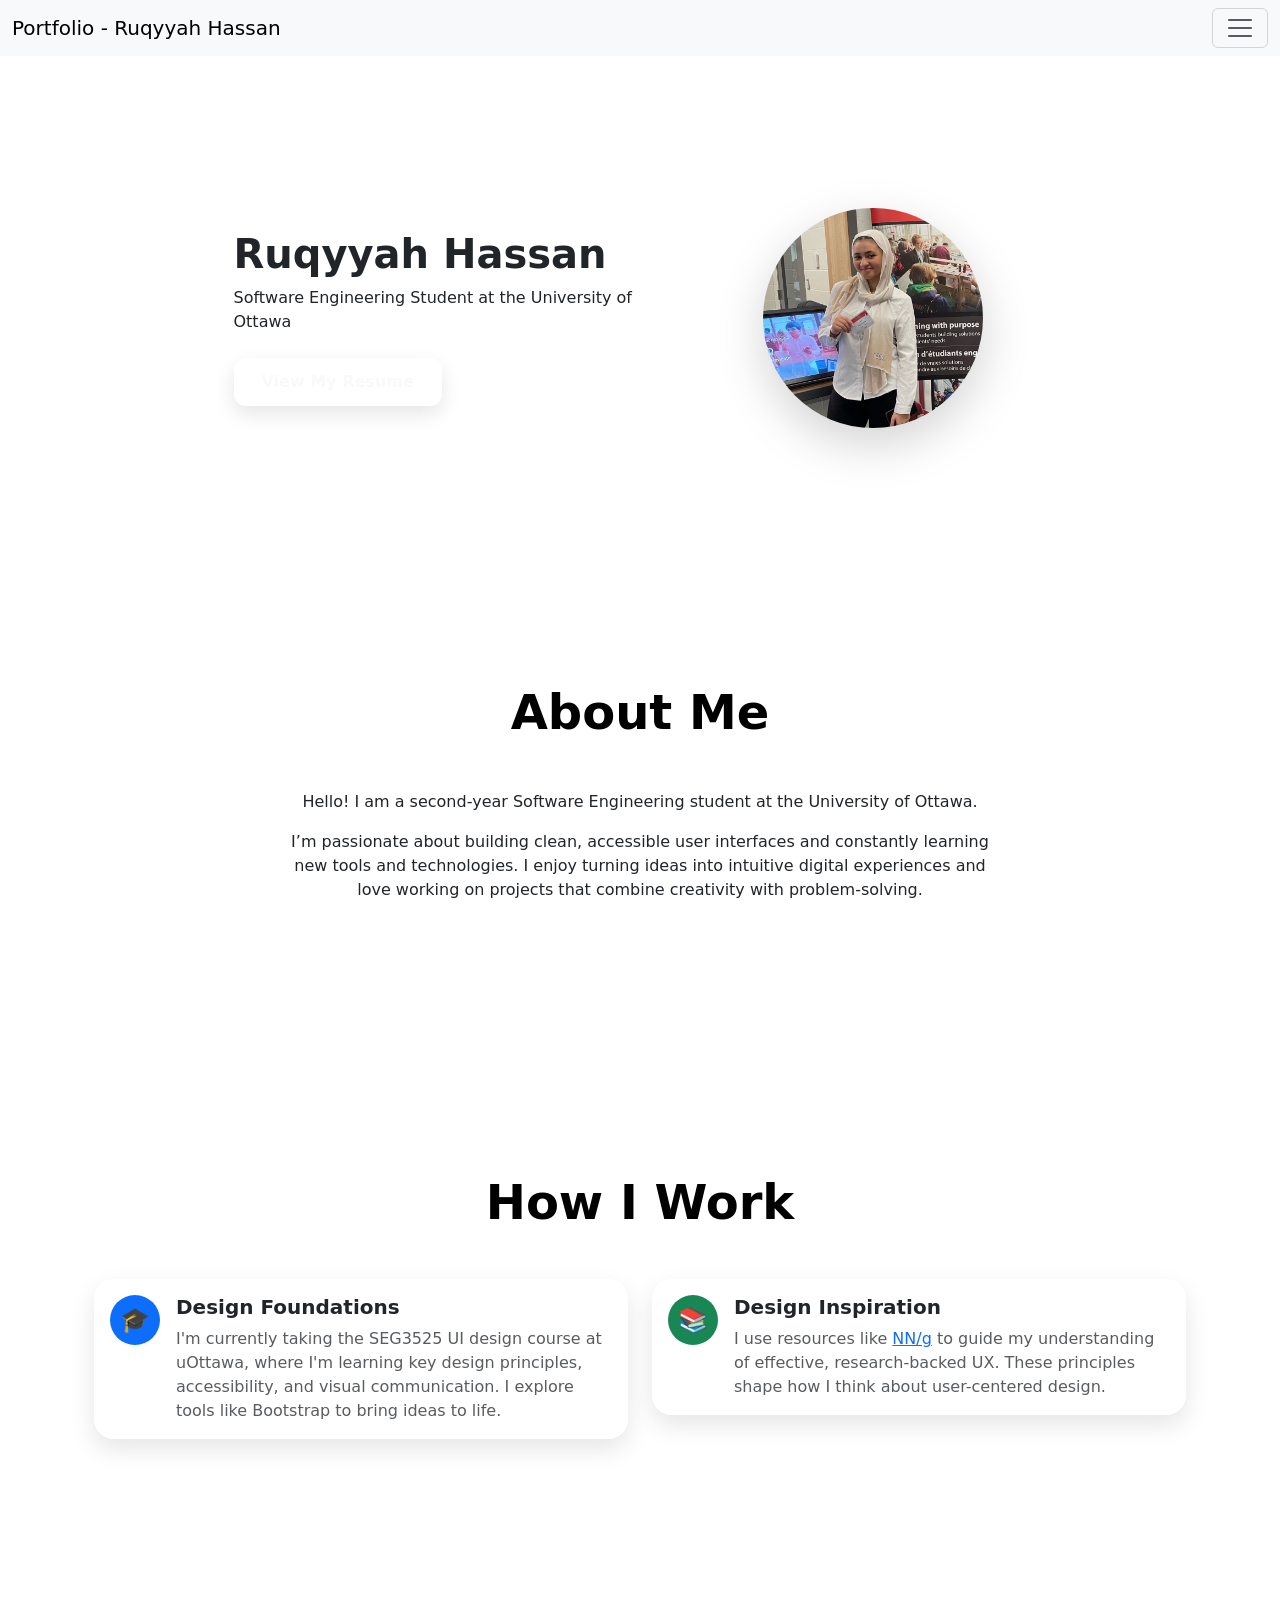
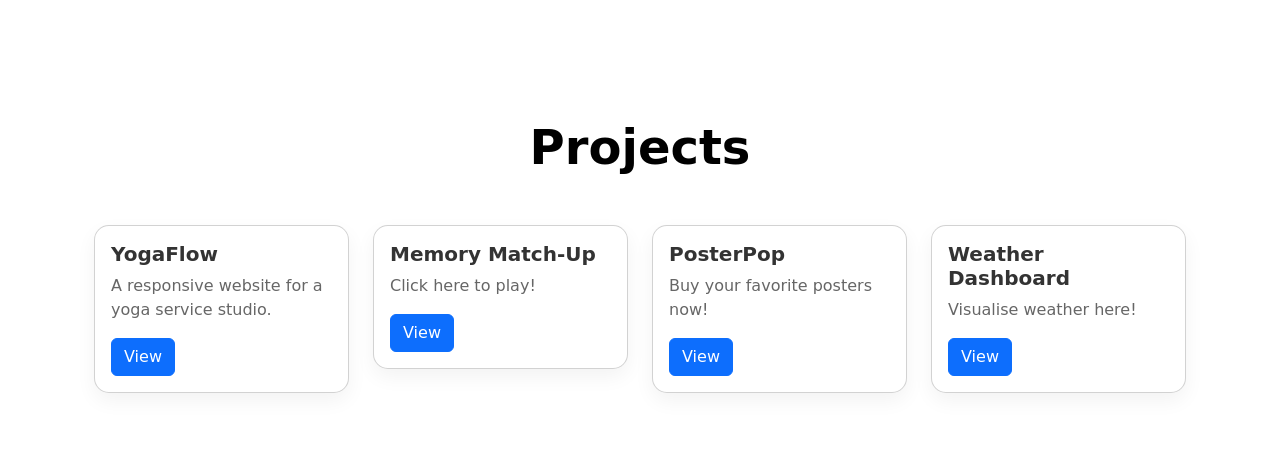
<file: index.html>
<!DOCTYPE html>
<html lang="fr">
<head>
  <meta charset="UTF-8">
  <meta name="viewport" content="width=device-width, initial-scale=1">
  <title>Portfolio - Ruqyyah Hassan</title>
  <link href="https://cdn.jsdelivr.net/npm/bootstrap@5.3.0/dist/css/bootstrap.min.css" rel="stylesheet">
  <link href="style.css" rel="stylesheet">
</head>
<body>

  <nav class="navbar bg-body-tertiary fixed-top">
    <div class="container-fluid">
      <span class="navbar-brand">Portfolio - Ruqyyah Hassan</span>
      <button class="navbar-toggler" type="button" data-bs-toggle="offcanvas" data-bs-target="#offcanvasNavbar"
        aria-controls="offcanvasNavbar" aria-label="Toggle navigation">
        <span class="navbar-toggler-icon"></span>
      </button>
      <div class="offcanvas offcanvas-end" tabindex="-1" id="offcanvasNavbar" aria-labelledby="offcanvasNavbarLabel">
        <div class="offcanvas-header">
          <h5 class="offcanvas-title" id="offcanvasNavbarLabel">Menu</h5>
          <button type="button" class="btn-close" data-bs-dismiss="offcanvas" aria-label="Close"></button>
        </div>
        <div class="offcanvas-body">
          <ul class="navbar-nav justify-content-end flex-grow-1 pe-3">
            <li class="nav-item">
              <a class="nav-link" href="#about">About Me</a>
            </li>
            <li class="nav-item">
              <a class="nav-link" href="#experience">Experience</a>
            </li>
            <li class="nav-item">
              <a class="nav-link" href="#casestudies">Case Studies</a>
            </li>
          </ul>
        </div>
      </div>
    </div>
  </nav>

  <div class="container">
    <section class="container py-5 section-spacing" id="intro">
      <div class="row align-items-center text-center text-md-start">
    
    
        <div class="col-md-4 order-1 order-md-2 d-flex justify-content-center mb-4 mb-md-0">
          <img src="images/photo.jpg" alt="personal photo" class="profile-pic img-fluid rounded-circle shadow-lg about-photo">
        </div>
    
        <div class="col-md-5 order-2 order-md-1">
          <h1 class="fw-bold">Ruqyyah Hassan</h1>
          <p>Software Engineering Student at the University of Ottawa</p>
          <div class="text-center text-md-start">
            <a href="images/resume.pdf" id="resume-button" class="resume-button  btn-primary mt-2" target="_blank">
              View My Resume
            </a>
          </div>
        </div>
    
      </div>
    </section>

    <!-- À propos de moi -->
    <section id="about" class="py-5 section-spacing">
      <div class="container">
      <div class="row justify-content-center">
        <div class="col-md-8 text-center">
        <h1 class="fw-bold mb-5 display-5" style="color: black;">About Me</h1>
        <p>
          Hello! I am a second-year Software Engineering student at the University of Ottawa. 
        </p>
        <p>
          I’m passionate about building clean, accessible user interfaces and constantly learning new tools and technologies. I enjoy turning ideas into intuitive digital experiences and love working on projects that combine creativity with problem-solving.
        </div>
      </div>
      </div>
    </section>

    <!-- Ma façon de travailler -->
    <section id="experience" class="py-5 section-spacing">
      <div class="container">
        <div class="row justify-content-center">
          <div class="col-md-8 text-center">
            <h1 class="fw-bold mb-5 display-5" style="color: black;">How I Work</h1>
          </div>
        </div>
        <div class="row">
          <!-- Learning -->
          <div class="col-md-6 mb-4">
            <div class="glass-card animate-fade-in p-3">
              <div class="d-flex align-items-start">
                <div class="badge bg-primary text-white me-3">🎓</div>
                <div>
                  <h5 class="fw-bold mb-2">Design Foundations</h5>
                  <p class="text-muted mb-0">
                    I'm currently taking the SEG3525 UI design course at uOttawa, where I'm learning key design principles, accessibility, and visual communication. I explore tools like Bootstrap to bring ideas to life.
                  </p>
                </div>
              </div>
            </div>
          </div>

          <!-- Resources -->
          <div class="col-md-6 mb-4">
            <div class="glass-card animate-fade-in p-3">
              <div class="d-flex align-items-start">
                <div class="badge bg-success text-white me-3">📚</div>
                <div>
                  <h5 class="fw-bold mb-2">Design Inspiration</h5>
                  <p class="text-muted mb-0">
                    I use resources like <a href="https://www.nngroup.com/" target="_blank">NN/g</a> to guide my understanding of effective, research-backed UX. These principles shape how I think about user-centered design.
                  </p>
                </div>
              </div>
            </div>
          </div>
        </div>
      </div>
    </section>
    

    <!-- Études de cas -->
    <section id="casestudies" class="py-5 section-spacing">
      <div class="container">
        <div class="row justify-content-center">
          <div class="col-md-8 text-center">
            <h1 class="fw-bold mb-5 display-5" style="color: black;">Projects</h1>
          </div>
        </div>
      <div class="row">
        <div class="col-md-3 mb-4">
          <div class="card">
            <div class="card-body">
              <h5 class="card-title">YogaFlow</h5>
              <p class="card-text">A responsive website for a yoga service studio.</p>
              <a href="design1.html" class="btn btn-primary">View</a>
            </div>
          </div>
        </div>
        <div class="col-md-3 mb-4">
          <div class="card">
            <div class="card-body">
              <h5 class="card-title">Memory Match-Up</h5>
              <p class="card-text">Click here to play!</p>
              <a href="https://ruqyyah1.github.io/jeumemoire/" class="btn btn-primary">View</a>
            </div>
          </div>
        </div>
        <div class="col-md-3 mb-4">
          <div class="card">
            <div class="card-body">
              <h5 class="card-title">PosterPop</h5>
              <p class="card-text">Buy your favorite posters now!</p>
              <a href="https://ruqyyah1.github.io/sitecommerce/" class="btn btn-primary">View</a>
            </div>
          </div>
        </div>
        <div class="col-md-3 mb-4">
          <div class="card">
            <div class="card-body">
              <h5 class="card-title">Weather Dashboard</h5>
              <p class="card-text">Visualise weather here!</p>
              <a href="https://ruqyyah1.github.io/dashboard/" class="btn btn-primary">View</a>
            </div>
          </div>
        </div>
      </div>
    </section>
  </div>

  <script src="https://cdn.jsdelivr.net/npm/bootstrap@5.3.0/dist/js/bootstrap.bundle.min.js"></script>
</body>
</html>
</file>
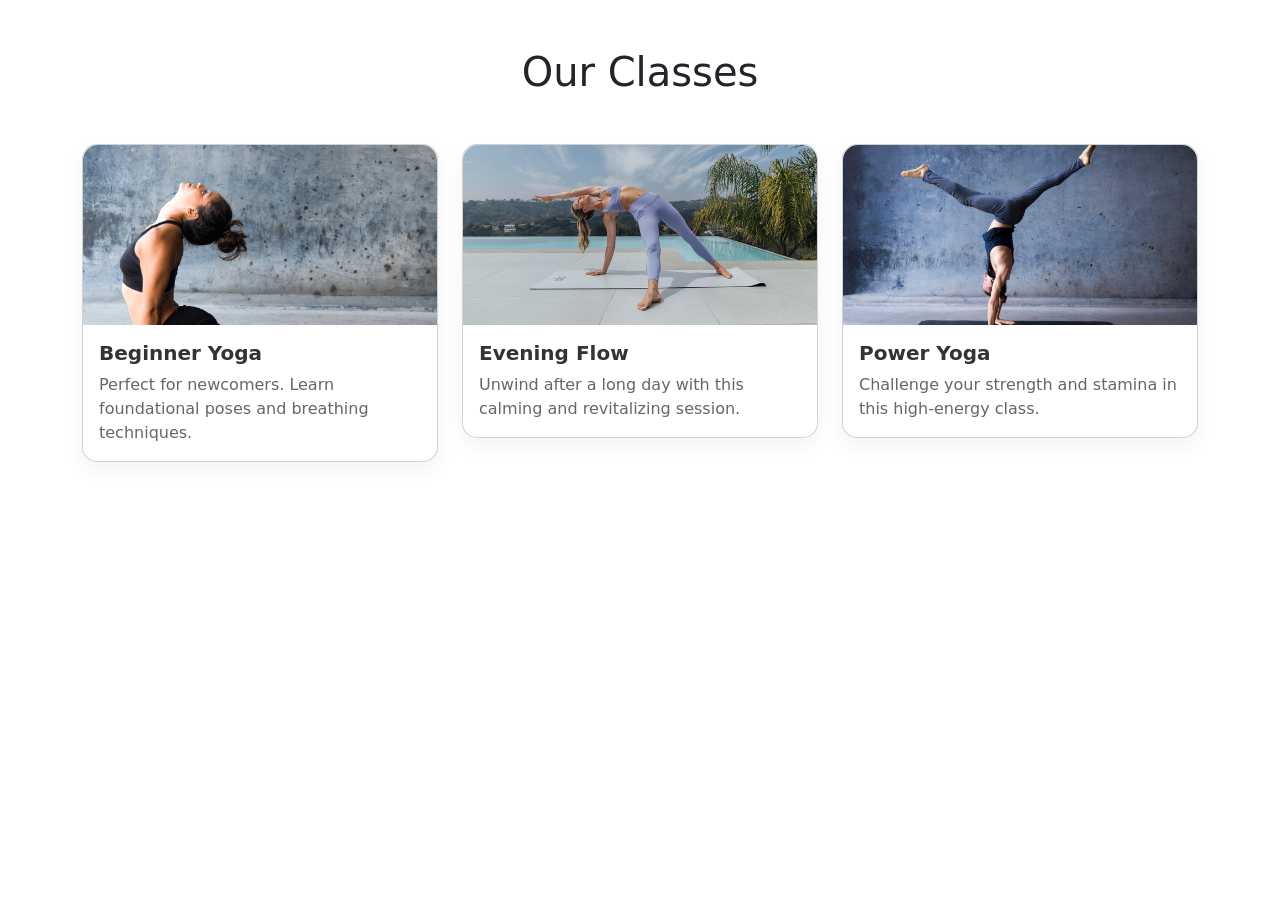
<file: classes.html>
<!DOCTYPE html>
<html lang="en">
<head>
  <meta charset="UTF-8">
  <title>Our Classes – Yoga Studio</title>
  <link href="https://cdn.jsdelivr.net/npm/bootstrap@5.3.0/dist/css/bootstrap.min.css" rel="stylesheet">
  <link href="style.css" rel="stylesheet">
</head>
<body>
  <div class="container py-5">
    <h1 class="text-center mb-5">Our Classes</h1>
    
    <div class="row g-4">
      <div class="col-md-4">
        <div class="card">
          <img src="images/class1.jpg" class="card-img-top" alt="Hatha Yoga">
          <div class="card-body">
            <h5 class="card-title">Beginner Yoga</h5>
            <p class="card-text">Perfect for newcomers. Learn foundational poses and breathing techniques.</p>
          </div>
        </div>
      </div>
      
      <div class="col-md-4">
        <div class="card">
          <img src="images/class2.jpg" class="card-img-top" alt="Vinyasa Flow">
          <div class="card-body">
            <h5 class="card-title">Evening Flow</h5>
            <p class="card-text">Unwind after a long day with this calming and revitalizing session.</p>
          </div>
        </div>
      </div>
      
      <div class="col-md-4">
        <div class="card">
          <img src="images/class3.jpg" class="card-img-top" alt="Restorative Yoga">
          <div class="card-body">
            <h5 class="card-title">Power Yoga</h5>
            <p class="card-text">Challenge your strength and stamina in this high-energy class.</p>
          </div>
        </div>
      </div>
    </div>
  </div>
</body>
</html>
</file>
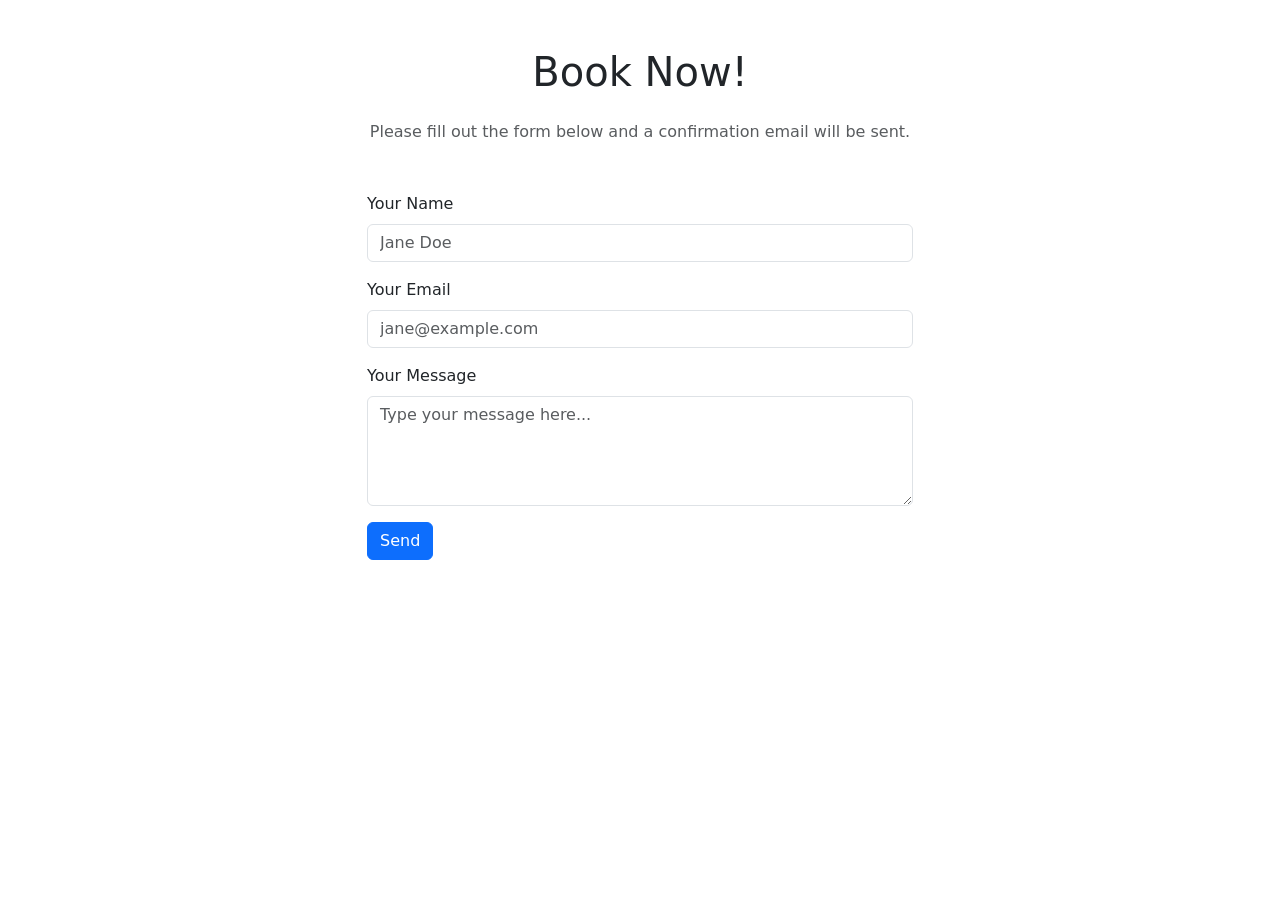
<file: contact.html>
<!DOCTYPE html>
<html lang="en">
<head>
  <meta charset="UTF-8">
  <title>Contact – Yoga Studio</title>
  <link href="https://cdn.jsdelivr.net/npm/bootstrap@5.3.0/dist/css/bootstrap.min.css" rel="stylesheet">
  <link href="style.css" rel="stylesheet">
</head>
<body>
  <div class="container py-5">
    <h1 class="text-center mb-4">Book Now!</h1>
    <p class="text-center text-muted mb-5">Please fill out the form below and a confirmation email will be sent.</p>
    
    <div class="row justify-content-center">
      <div class="col-md-6">
        <form>
          <div class="mb-3">
            <label for="name" class="form-label">Your Name</label>
            <input type="text" class="form-control" id="name" placeholder="Jane Doe">
          </div>
          <div class="mb-3">
            <label for="email" class="form-label">Your Email</label>
            <input type="email" class="form-control" id="email" placeholder="jane@example.com">
          </div>
          <div class="mb-3">
            <label for="message" class="form-label">Your Message</label>
            <textarea class="form-control" id="message" rows="4" placeholder="Type your message here..."></textarea>
          </div>
          <button type="submit" class="btn btn-primary">Send</button>
        </form>
      </div>
    </div>
  </div>
</body>
</html>
</file>
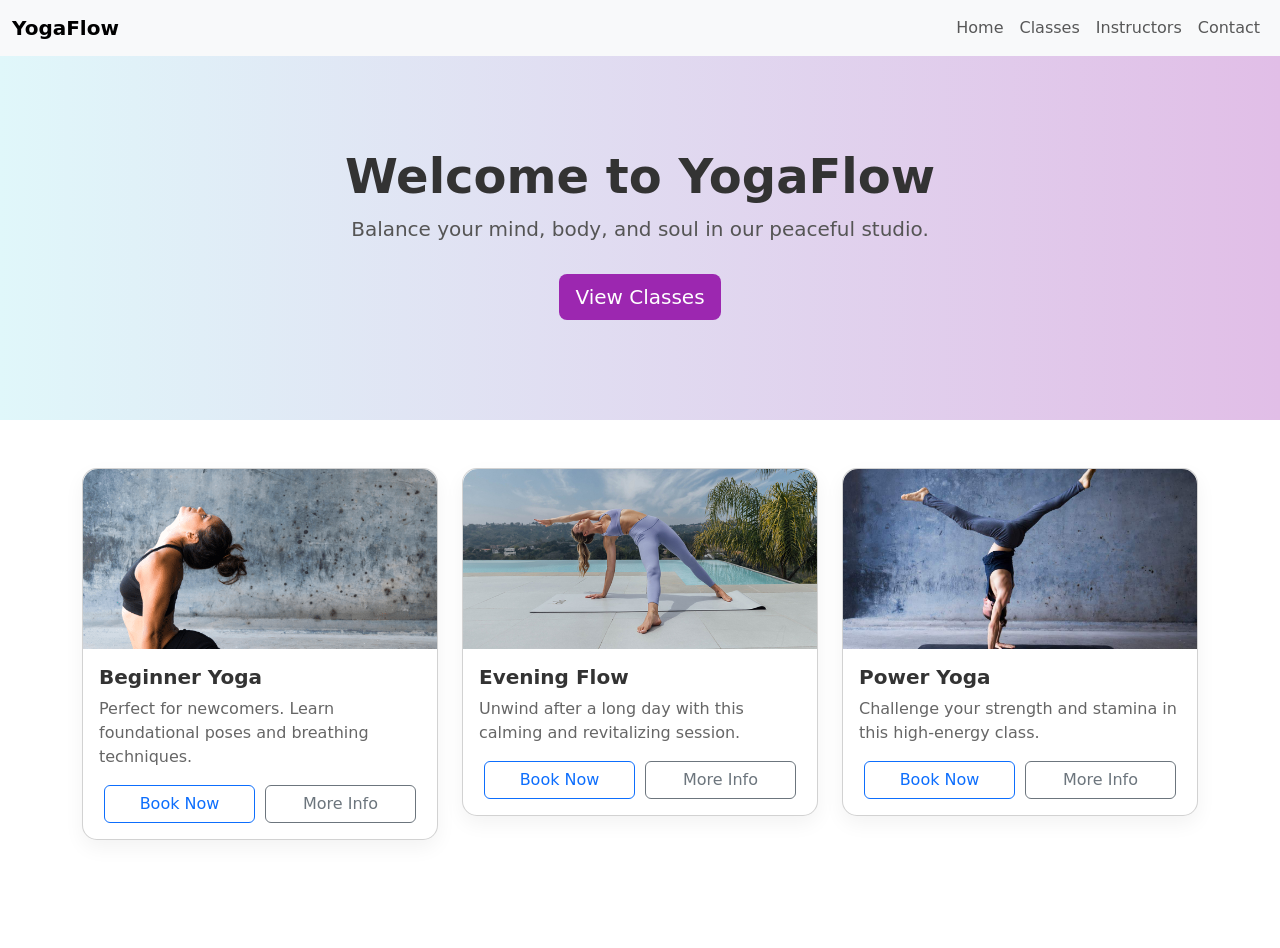
<file: design1.html>
<!DOCTYPE html>
<html lang="en">
<head>
  <meta charset="UTF-8">
  <meta name="viewport" content="width=device-width, initial-scale=1.0">
  <title>Yoga Studio</title>
  <link href="https://cdn.jsdelivr.net/npm/bootstrap@5.3.0/dist/css/bootstrap.min.css" rel="stylesheet">
  <link href="style.css" rel="stylesheet">
</head>
<body>
  <!-- Navigation Bar -->
  <nav class="navbar navbar-expand-lg navbar-light bg-light fixed-top">
    <div class="container-fluid">
      <a class="navbar-brand fw-bold" href="index.html">YogaFlow</a>
      <button class="navbar-toggler" type="button" data-bs-toggle="collapse" data-bs-target="#navbarNav">
        <span class="navbar-toggler-icon"></span>
      </button>
      <div class="collapse navbar-collapse" id="navbarNav">
        <ul class="navbar-nav ms-auto">
          <li class="nav-item">
            <a class="nav-link" href="index.html">Home</a>
          </li>
          <li class="nav-item">
            <a class="nav-link" href="classes.html">Classes</a>
          </li>
          <li class="nav-item">
            <a class="nav-link" href="instructors.html">Instructors</a>
          </li>
          <li class="nav-item">
            <a class="nav-link" href="contact.html">Contact</a>
          </li>
        </ul>
      </div>
    </div>
  </nav>

  <!-- Hero Section -->
  <section class="hero mt-5">
    <div class="container">
      <h1>Welcome to YogaFlow</h1>
      <p>Balance your mind, body, and soul in our peaceful studio.</p>
      <a href="classes.html" class="btn btn-primary btn-lg">View Classes</a>
    </div>
  </section>

  <!-- Class Cards -->
  <section class="container my-5">
    <div class="row">
      <div class="col-md-4 mb-4">
        <div class="card">
          <img src="images/class1.jpg" class="card-img-top" alt="Beginner Yoga">
          <div class="card-body">
            <h5 class="card-title">Beginner Yoga</h5>
            <p class="card-text">Perfect for newcomers. Learn foundational poses and breathing techniques.</p>
            <div class="card-buttons">
              <a href="contact.html" class="btn btn-outline-primary">Book Now</a>
              <a href="classes.html#beginner" class="btn btn-outline-secondary">More Info</a>
            </div>
          </div>
        </div>
      </div>

      <div class="col-md-4 mb-4">
        <div class="card">
          <img src="images/class2.jpg" class="card-img-top" alt="Evening Flow">
          <div class="card-body">
            <h5 class="card-title">Evening Flow</h5>
            <p class="card-text">Unwind after a long day with this calming and revitalizing session.</p>
            <div class="card-buttons">
              <a href="contact.html" class="btn btn-outline-primary">Book Now</a>
              <a href="classes.html#evening" class="btn btn-outline-secondary">More Info</a>
            </div>
          </div>
        </div>
      </div>

      <div class="col-md-4 mb-4">
        <div class="card">
          <img src="images/class3.jpg" class="card-img-top" alt="Power Yoga">
          <div class="card-body">
            <h5 class="card-title">Power Yoga</h5>
            <p class="card-text">Challenge your strength and stamina in this high-energy class.</p>
            <div class="card-buttons">
              <a href="contact.html" class="btn btn-outline-primary">Book Now</a>
              <a href="classes.html#power" class="btn btn-outline-secondary">More Info</a>
            </div>
          </div>
        </div>
      </div>
    </div>
  </section>

  <script src="https://cdn.jsdelivr.net/npm/bootstrap@5.3.0/dist/js/bootstrap.bundle.min.js"></script>
</body>
</html>
</file>
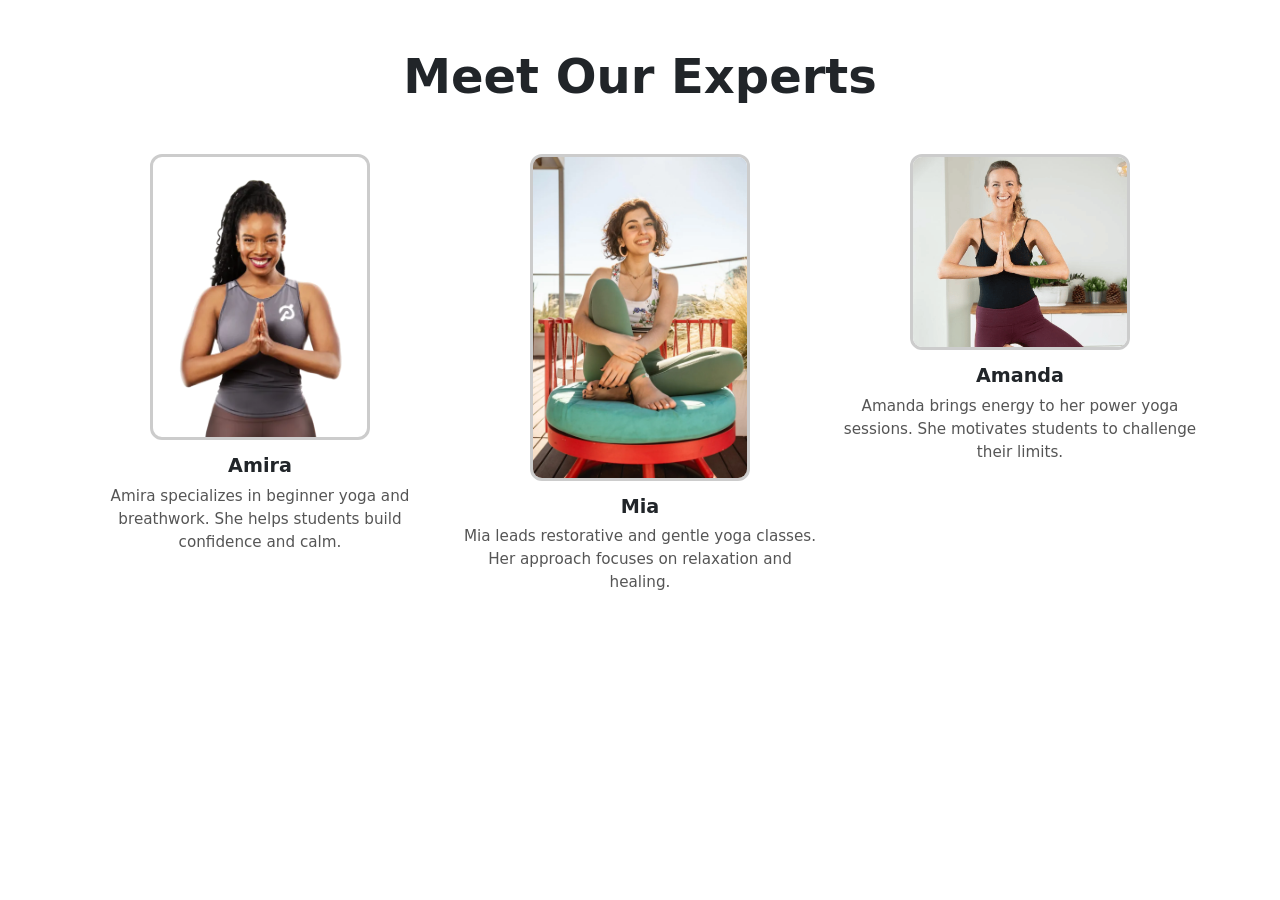
<file: instructors.html>
<!DOCTYPE html>
<html lang="en">
<head>
  <meta charset="UTF-8">
  <title>Meet Our Instructors – Yoga Studio</title>
  <link href="https://cdn.jsdelivr.net/npm/bootstrap@5.3.0/dist/css/bootstrap.min.css" rel="stylesheet">
  <link href="style.css" rel="stylesheet">
</head>
<body>
  <div class="container py-5 text-center">
    <h1 class="mb-5 fw-bold display-5">Meet Our Experts</h1>

    <div class="row justify-content-center g-4">
      <div class="col-md-4">
        <img src="images/amira.jpg" alt="Amira" class="instructor-img">
        <div class="instructor-name">Amira</div>
        <div class="instructor-bio">Amira specializes in beginner yoga and breathwork. She helps students build confidence and calm.</div>
      </div>

      <div class="col-md-4">
        <img src="images/mia.jpg" alt="Mia" class="instructor-img">
        <div class="instructor-name">Mia</div>
        <div class="instructor-bio">Mia leads restorative and gentle yoga classes. Her approach focuses on relaxation and healing.</div>
      </div>

      <div class="col-md-4">
        <img src="images/amanda.jpg" alt="Amanda" class="instructor-img">
        <div class="instructor-name">Amanda</div>
        <div class="instructor-bio">Amanda brings energy to her power yoga sessions. She motivates students to challenge their limits.</div>
      </div>
    </div>
  </div>
</body>
</html>
</file>
<file: style.css>
html, body {
    height: 100%;
    margin: 0;
    padding: 0;
    scroll-behavior: smooth;
}

body {
    justify-content: center;
    align-items: center;
}

.section-spacing {
    margin-top: 10rem;
    margin-bottom: 10rem;
}

.intro {
    display: flex;
    align-items: center;
    gap: 20px;
    flex-direction: row-reverse;
}

#intro .row {
    display: flex;
    align-items: center;
    justify-content: center;
    gap: 0; /* No space between image and text */
}

#intro img {
    display: block;
    margin: 0 auto;
}

.resume-button {
    display: inline-flex;
    align-items: center;
    gap: 10px;
    padding: 12px 28px;
    background: linear-gradient(135deg, #080a09);
    color: #F9F9F9;
    font-weight: 600;
    font-size: 16px;
    border-radius: 12px;
    box-shadow: 0 8px 20px rgba(0, 0, 0, 0.1);
    cursor: pointer;
    text-decoration: none;
}

.profile-pic {
    width: 220px;
    height: 220px;
    border-radius: 30%;
    transition: transform 0.3s ease;
}

.section-spacing {
    padding-top: 80px;
    padding-bottom: 80px;
}

.custom-bg {
    background-color: #211e1c;
}

.text-gradient {
    background: linear-gradient(to right, #0d6efd, #20c997);
    -webkit-text-fill-color: transparent;
}

.glass-card {
    background: rgba(255, 255, 255, 0.75);
    backdrop-filter: blur(12px);
    border-radius: 20px;
    box-shadow: 0 10px 25px rgba(0, 0, 0, 0.1);
    padding: 1.5rem;
    transition: transform 0.3s ease;
}

.glass-card:hover {
    transform: translateY(-6px);
}

.badge {
    width: 50px;
    height: 50px;
    font-size: 24px;
    border-radius: 50%;
    display: flex;
    align-items: center;
    justify-content: center;
    flex-shrink: 0;
}

/* Yoga Studio */

.hero {
  background: linear-gradient(to right, #e0f7fa, #e1bee7);
  padding: 100px 0;
  text-align: center;
}

.hero h1 {
  font-size: 3rem;
  font-weight: 700;
  color: #333;
}

.hero p {
  font-size: 1.25rem;
  color: #555;
  margin-bottom: 30px;
}

.hero .btn-primary {
  background-color: #9c27b0;
  border: none;
}

.card-img-top {
  height: 180px;
  object-fit: cover;
  border-top-left-radius: 15px;
  border-top-right-radius: 15px;
}

.card {
  border-radius: 15px;
  box-shadow: 0 8px 20px rgba(0, 0, 0, 0.05);
  transition: transform 0.3s ease;
}

.card:hover {
  transform: translateY(-5px);
}

.card-title {
  font-weight: 600;
  color: #333;
}

.card-text {
  color: #666;
}

.card-buttons {
  display: flex;
  justify-content: space-between;
  margin-top: 15px;
}

.card-buttons a {
  flex: 1;
  margin: 0 5px;
}

.instructor-img {
  width: 100%;
  max-width: 220px;
  height: auto;
  border: 3px solid #ccc;
  border-radius: 12px;
}

.instructor-name {
  font-weight: 600;
  font-size: 1.2rem;
  margin-top: 0.75rem;
}

.instructor-bio {
  font-size: 0.95rem;
  color: #555;
  margin-top: 0.25rem;
}
</file>
